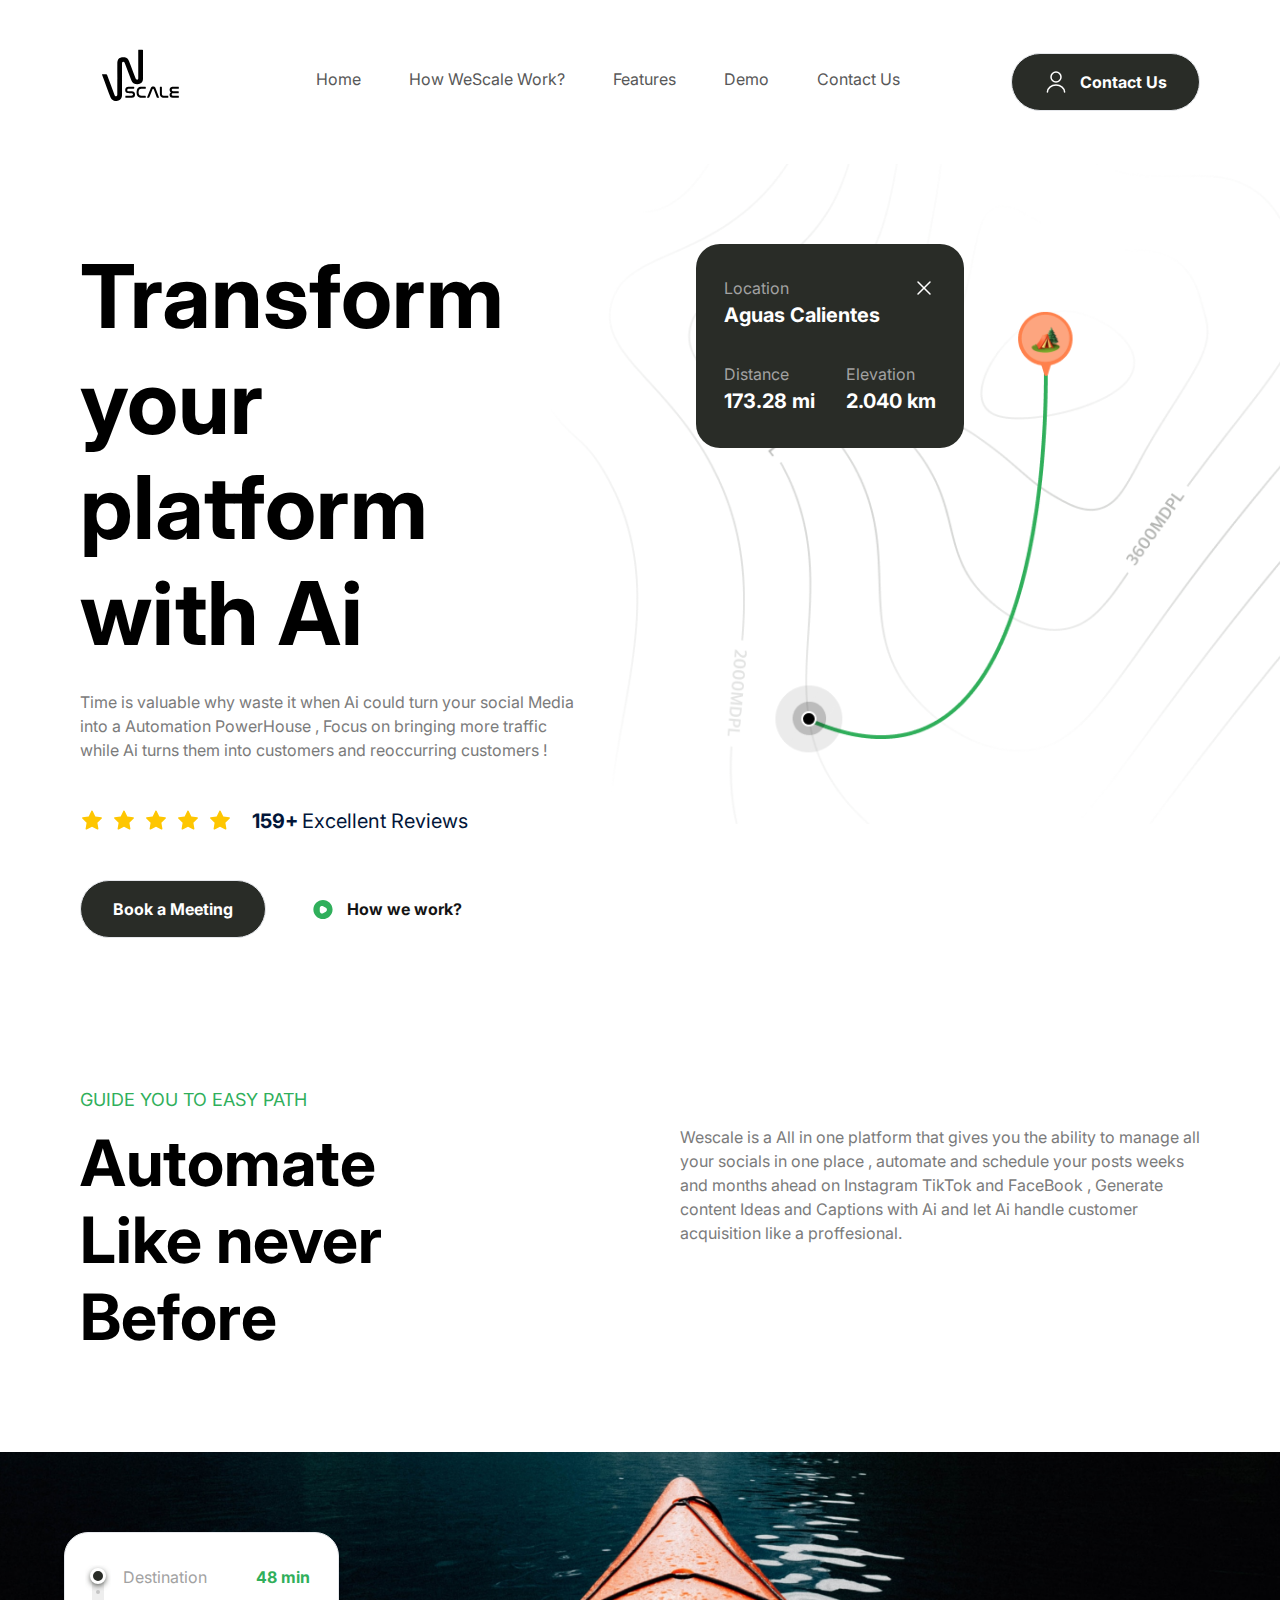
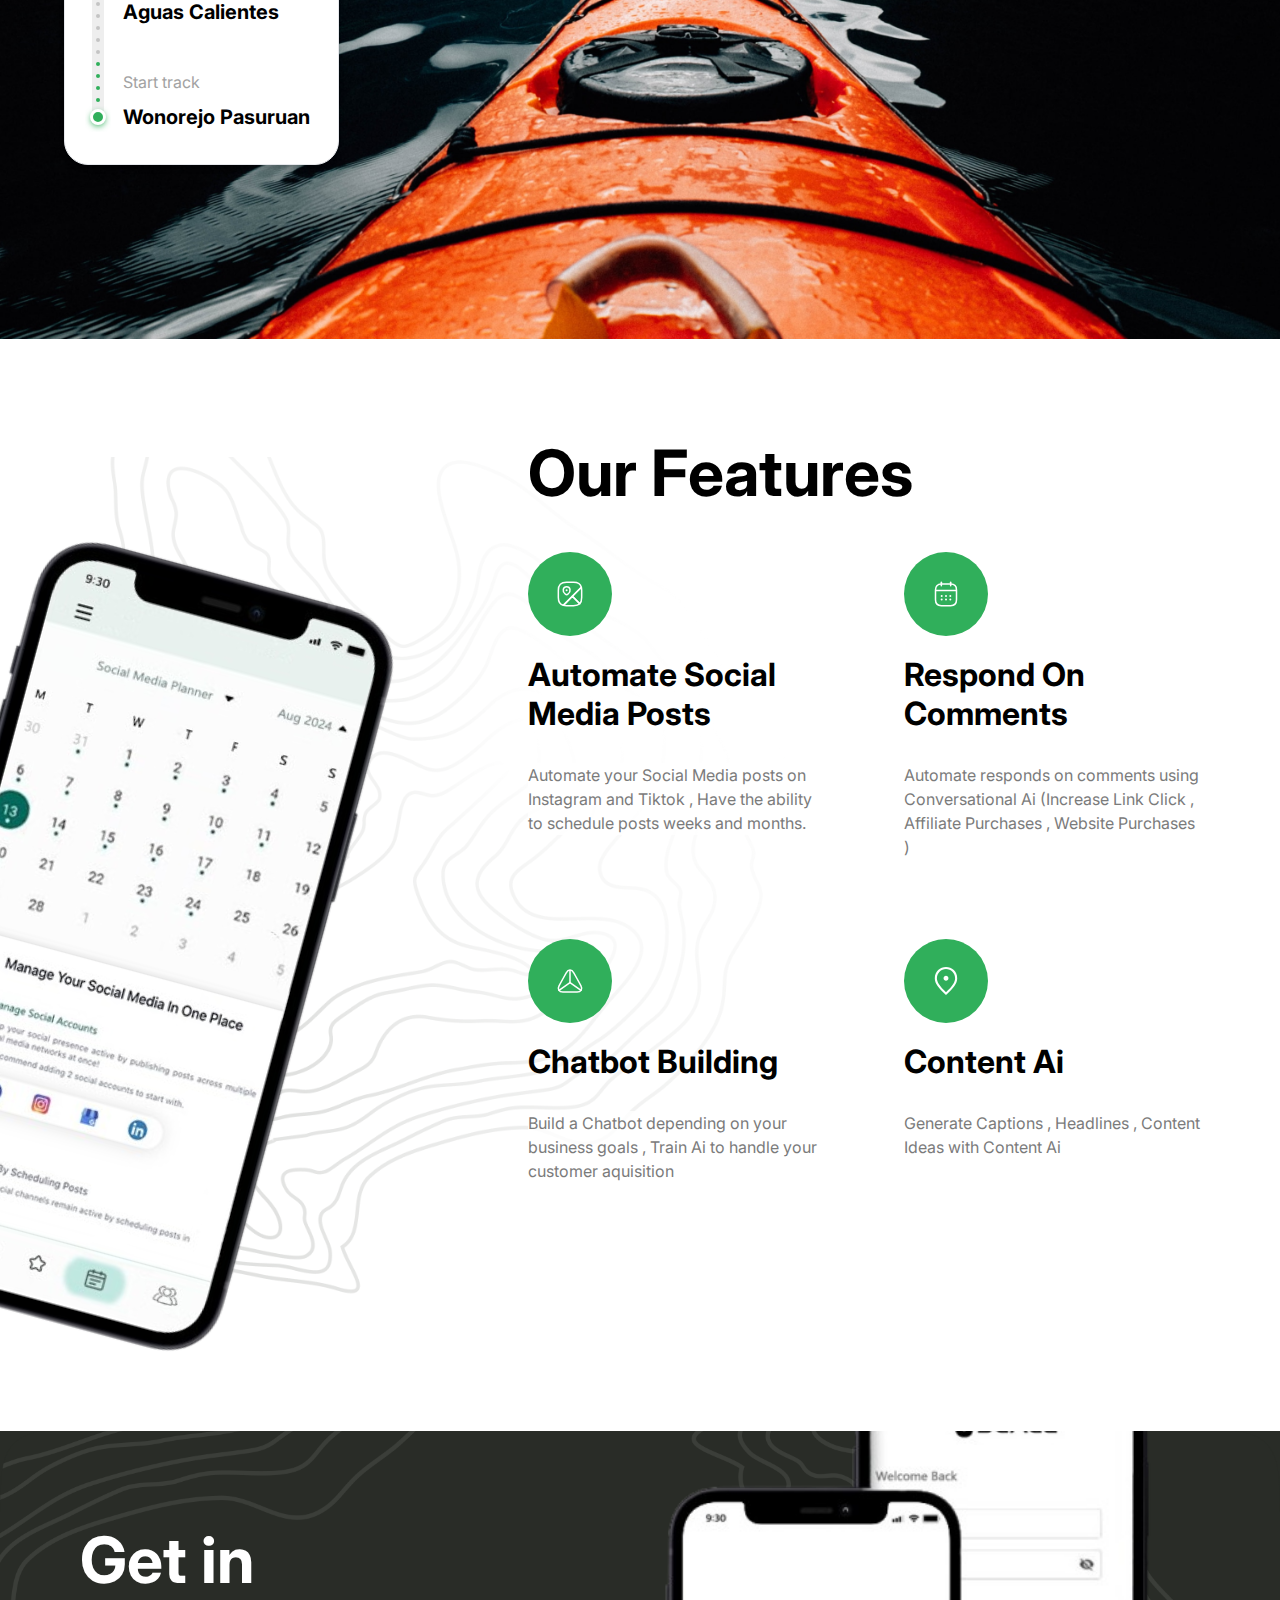
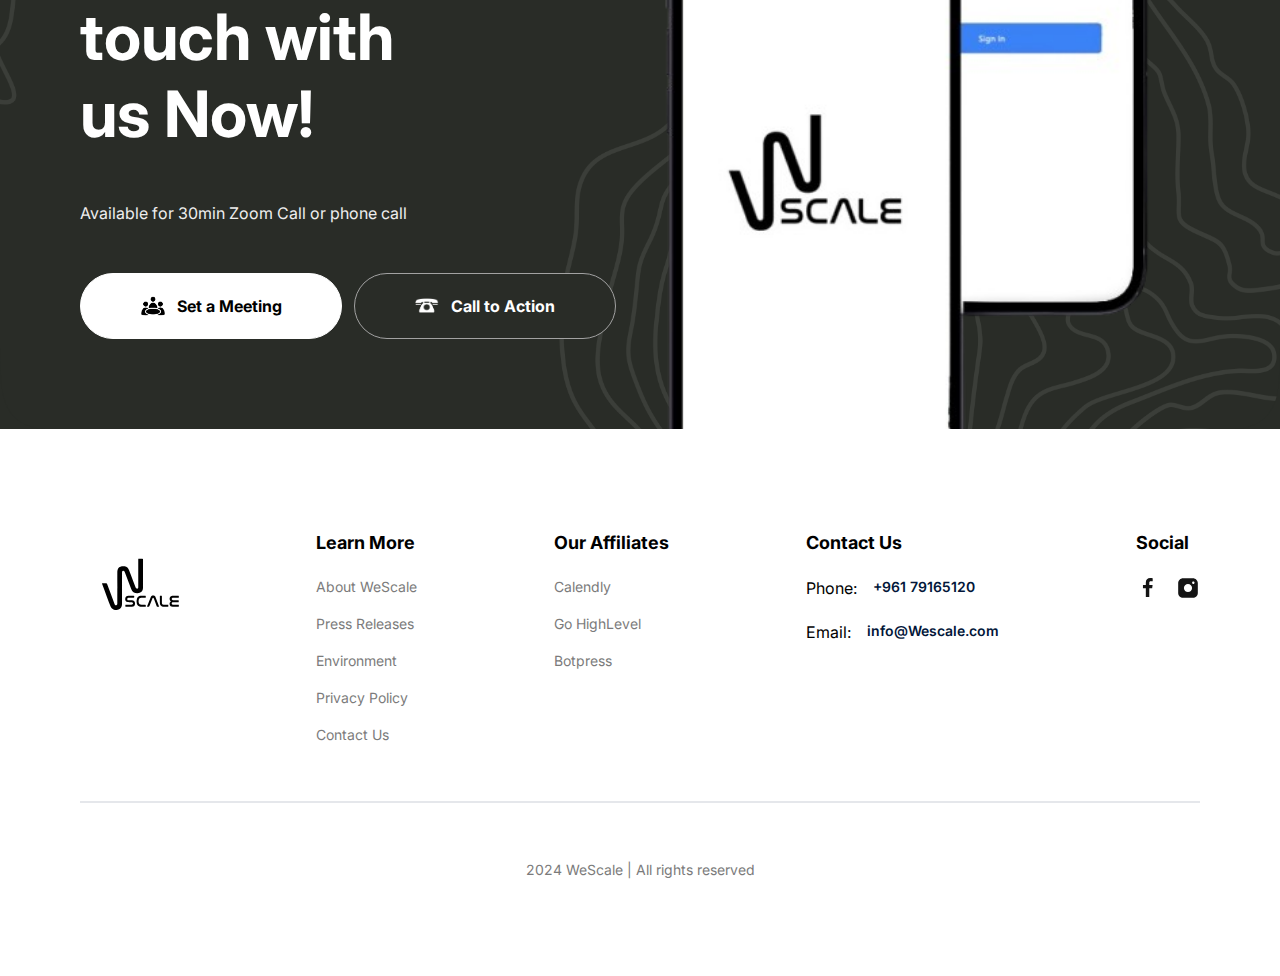
<file: index.html>
<!DOCTYPE html><html lang="en"><head><meta charSet="utf-8"/><meta name="viewport" content="width=device-width, initial-scale=1"/><link rel="preload" as="image" href="/user.svg"/><link rel="preload" as="image" href="/play.svg"/><link rel="preload" as="image" href="/Boat.png"/><link rel="preload" as="image" href="/phone.png"/><link rel="preload" as="image" href="/Apple.png"/><link rel="preload" as="image" href="/Android.png"/><link rel="preload" as="image" href="/Phones.png"/><link rel="stylesheet" href="/_next/static/css/7bb02561b85c93ab.css" data-precedence="next"/><link rel="preload" as="script" fetchPriority="low" href="/_next/static/chunks/webpack-889906d2d9470bce.js"/><script src="/_next/static/chunks/fd9d1056-2821b0f0cabcd8bd.js" async=""></script><script src="/_next/static/chunks/23-abf57663e0491ff6.js" async=""></script><script src="/_next/static/chunks/main-app-01ae31e99e08cd53.js" async=""></script><script src="/_next/static/chunks/173-32f9ff9bdfb525b3.js" async=""></script><script src="/_next/static/chunks/app/page-2ea09bc654a985e9.js" async=""></script><script src="/_next/static/chunks/231-1f0decfec688d2c9.js" async=""></script><script src="/_next/static/chunks/app/layout-0a4aa394df49b4f6.js" async=""></script><title>WeScale</title><meta name="description" content="WeScale | Automate Your Business from A-Z"/><link rel="icon" href="/favicon.ico" type="image/x-icon" sizes="120x120"/><script src="/_next/static/chunks/polyfills-78c92fac7aa8fdd8.js" noModule=""></script></head><body><nav class="flexBetween max-container padding-container relative z-30 py-5"><a href="/"><img alt="logo" loading="lazy" width="124" height="29" decoding="async" data-nimg="1" style="color:transparent" src="/hilink-logo.svg"/></a><ul class="hidden h-full gap-12 lg:flex"><a class="regular-16 text-gray-50 flexCenter cursor-pointer pb-1.5 transition-all hover:font-bold" href="/">Home</a><a class="regular-16 text-gray-50 flexCenter cursor-pointer pb-1.5 transition-all hover:font-bold" href="/">How WeScale Work?</a><a class="regular-16 text-gray-50 flexCenter cursor-pointer pb-1.5 transition-all hover:font-bold" href="/">Features</a><a class="regular-16 text-gray-50 flexCenter cursor-pointer pb-1.5 transition-all hover:font-bold" href="/">Demo</a><a class="regular-16 text-gray-50 flexCenter cursor-pointer pb-1.5 transition-all hover:font-bold" href="/">Contact Us</a></ul><div class="lg:flexCenter hidden"><button class="flexCenter gap-3 rounded-full border btn_dark_green undefined" type="button"><img src="/user.svg" alt="Contact Us" width="24" height="24"/><label class="bold-16 whitespace-nowrap cursor-pointer">Contact Us</label></button></div><img alt="menu" loading="lazy" width="32" height="32" decoding="async" data-nimg="1" class="inline-block cursor-pointer lg:hidden" style="color:transparent" src="menu.svg"/></nav><main class="relative overflow-hidden"><section class="max-container padding-container flex flex-col gap-20 py-10 pb-32 md:gap-28 lg:py-20 xl:flex-row"><div class="hero-map"></div><div class="relative z-20 flex flex-1 flex-col xl:w-1/2"><h1 class="bold-52 lg:bold-88">Transform your platform with Ai</h1><p class="regular-16 mt-6 text-gray-30 xl:max-w-[520px]">Time is valuable why waste it when Ai could turn your social Media into a Automation PowerHouse , Focus on bringing more traffic while Ai turns them into customers and reoccurring customers !</p><div class="my-11 flex flex-wrap gap-5"><div class="flex items-center gap-2"><img alt="star" loading="lazy" width="24" height="24" decoding="async" data-nimg="1" style="color:transparent" src="/star.svg"/><img alt="star" loading="lazy" width="24" height="24" decoding="async" data-nimg="1" style="color:transparent" src="/star.svg"/><img alt="star" loading="lazy" width="24" height="24" decoding="async" data-nimg="1" style="color:transparent" src="/star.svg"/><img alt="star" loading="lazy" width="24" height="24" decoding="async" data-nimg="1" style="color:transparent" src="/star.svg"/><img alt="star" loading="lazy" width="24" height="24" decoding="async" data-nimg="1" style="color:transparent" src="/star.svg"/></div><p class="bold-16 lg:bold-20 text-blue-70">159+<span class="regular-16 lg:regular-20 ml-1">Excellent Reviews</span></p></div><div class="flex flex-col w-full gap-3 sm:flex-row"><button class="flexCenter gap-3 rounded-full border btn_dark_green undefined" type="button"><label class="bold-16 whitespace-nowrap cursor-pointer">Book a Meeting</label></button><button class="flexCenter gap-3 rounded-full border btn_white_text undefined" type="button"><img src="/play.svg" alt="How we work?" width="24" height="24"/><label class="bold-16 whitespace-nowrap cursor-pointer">How we work?</label></button></div></div><div class="relative flex flex-1 items-start"><div class="relative z-20 flex w-[268px] flex-col gap-8 rounded-3xl bg-green-90 px-7 py-8"><div class="flex flex-col"><div class="flexBetween"><p class="regular-16 text-gray-20">Location</p><img alt="close" loading="lazy" width="24" height="24" decoding="async" data-nimg="1" style="color:transparent" src="/close.svg"/></div><p class="bold-20 text-white">Aguas Calientes</p></div><div class="flexBetween"><div class="flex flex-col"><p class="regular-16 block text-gray-20">Distance</p><p class="bold-20 text-white">173.28 mi</p></div><div class="flex flex-col"><p class="regular-16 block text-gray-20">Elevation</p><p class="bold-20 text-white">2.040 km</p></div></div></div></div></section><br/><br/><br/><section class="flexCenter flex-col"><div class="padding-container max-container w-full pb-24"><p class="uppercase regular-18 -mt-1 mb-3 text-green-50">Guide You to Easy Path</p><div class="flex flex-wrap justify-between gap-5 lg:gap-10"><h2 class="bold-40 lg:bold-64 xl:max-w-[400px]">Automate Like never Before</h2><p class="regular-16 text-gray-30 xl:max-w-[520px]">Wescale is a All in one platform that gives you the ability to manage all your socials in one place , automate and schedule your posts weeks and months ahead on Instagram TikTok and FaceBook , Generate content Ideas and Captions with Ai and let Ai handle customer acquisition like a proffesional.</p></div></div><div class="flexCenter max-container relative w-full"><img src="/Boat.png" alt="boat" width="1440" height="580" class="w-full object-cover object-center 2xl:rounded-5xl"/><div class="absolute flex bg-white py-8 pl-5 pr-7 gap-3 rounded-3xl border shadow-md md:left-[5%] lg:top-20"><img alt="meter" loading="lazy" width="16" height="158" decoding="async" data-nimg="1" class="h-full w-auto" style="color:transparent" src="/meter.svg"/><div class="flexBetween flex-col"><div class="flex w-full flex-col"><div class="flexBetween w-full"><p class="regular-16 text-gray-20">Destination</p><p class="bold-16 text-green-50">48 min</p></div><p class="bold-20 mt-2">Aguas Calientes</p></div><div class="flex w-full flex-col"><p class="regular-16 text-gray-20">Start track</p><h4 class="bold-20 mt-2 whitespace-nowrap">Wonorejo Pasuruan</h4></div></div></div></div></section><section class="flex-col flexCenter overflow-hidden bg-feature-bg bg-center bg-no-repeat py-24"><div class="max-container padding-container relative w-full flex justify-end"><div class="flex flex-1 lg:min-h-[900px]"><img src="/phone.png" alt="phone" width="440" height="1000" class="feature-phone"/></div><div class="z-20 flex w-full flex-col lg:w-[60%]"><div class="relative"><h2 class="bold-40 lg:bold-64">Our Features</h2></div><ul class="mt-10 grid gap-10 md:grid-cols-2 lg:mg-20 lg:gap-20"><li class="flex w-full flex-1 flex-col items-start"><div class="rounded-full p-4 lg:p-7 bg-green-50"><img alt="map" loading="lazy" width="28" height="28" decoding="async" data-nimg="1" style="color:transparent" src="/map.svg"/></div><h2 class="bold-20 lg:bold-32 mt-5 capitalize">Automate Social Media Posts</h2><p class="regular-16 mt-5 bg-white/80 text-gray-30 lg:mt-[30px] lg:bg-none">Automate your Social Media posts on Instagram and Tiktok , Have the ability to schedule posts weeks and months.</p></li><li class="flex w-full flex-1 flex-col items-start"><div class="rounded-full p-4 lg:p-7 bg-green-50"><img alt="map" loading="lazy" width="28" height="28" decoding="async" data-nimg="1" style="color:transparent" src="/calendar.svg"/></div><h2 class="bold-20 lg:bold-32 mt-5 capitalize">Respond on Comments</h2><p class="regular-16 mt-5 bg-white/80 text-gray-30 lg:mt-[30px] lg:bg-none">Automate responds on comments using Conversational Ai (Increase Link Click , Affiliate Purchases , Website Purchases )</p></li><li class="flex w-full flex-1 flex-col items-start"><div class="rounded-full p-4 lg:p-7 bg-green-50"><img alt="map" loading="lazy" width="28" height="28" decoding="async" data-nimg="1" style="color:transparent" src="/tech.svg"/></div><h2 class="bold-20 lg:bold-32 mt-5 capitalize">Chatbot Building</h2><p class="regular-16 mt-5 bg-white/80 text-gray-30 lg:mt-[30px] lg:bg-none">Build a Chatbot depending on your business goals , Train Ai to handle your customer aquisition</p></li><li class="flex w-full flex-1 flex-col items-start"><div class="rounded-full p-4 lg:p-7 bg-green-50"><img alt="map" loading="lazy" width="28" height="28" decoding="async" data-nimg="1" style="color:transparent" src="/location.svg"/></div><h2 class="bold-20 lg:bold-32 mt-5 capitalize">Content Ai</h2><p class="regular-16 mt-5 bg-white/80 text-gray-30 lg:mt-[30px] lg:bg-none">Generate Captions , Headlines , Content Ideas with Content Ai</p></li></ul></div></div></section><section class="flexCenter w-full flex-col pb-[100px]"><div class="get-app"><div class="z-20 flex w-full flex-1 flex-col items-start justify-center gap-12"><h2 class="bold-40 lg:bold-64 xl:max-w-[320px]">Get in touch with us Now!</h2><p class="regular-16 text-gray-10">Available for 30min Zoom Call or phone call</p><div class="flex w-full flex-col gap-3 whitespace-nowrap xl:flex-row"><button class="flexCenter gap-3 rounded-full border btn_black w-full" type="button"><img src="/Apple.png" alt="Set a Meeting" width="24" height="24"/><label class="bold-16 whitespace-nowrap cursor-pointer">Set a Meeting</label></button><button class="flexCenter gap-3 rounded-full border btn_dark_green_outline w-full" type="button"><img src="/Android.png" alt="Call to Action" width="24" height="24"/><label class="bold-16 whitespace-nowrap cursor-pointer">Call to Action</label></button></div></div><div class="flex flex-1 items-center justify-end"><img src="/Phones.png" alt="phones" width="550" height="870"/></div></div></section></main><footer class="flexCenter mb-24"><div class="padding-container max-container flex w-full flex-col gap-14"><div class="flex flex-col items-start justify-center gap-[10%] md:flex-row"><a class="mb-10" href="/"><img alt="logo" loading="lazy" width="124" height="29" decoding="async" data-nimg="1" style="color:transparent" src="hilink-logo.svg"/></a><div class="flex flex-wrap gap-10 sm:justify-between md:flex-1"><div class="flex flex-col gap-5"><h4 class="bold-18 whitespace-nowrap">Learn More</h4><ul class="regular-14 flex flex-col gap-4 text-gray-30"><a href="/">About WeScale</a><a href="/">Press Releases</a><a href="/">Environment</a><a href="/">Privacy Policy</a><a href="/">Contact Us</a></ul></div><div class="flex flex-col gap-5"><h4 class="bold-18 whitespace-nowrap">Our Affiliates</h4><ul class="regular-14 flex flex-col gap-4 text-gray-30"><a href="/">Calendly</a><a href="/">Go HighLevel</a><a href="/">Botpress</a></ul></div><div class="flex flex-col gap-5"><div class="flex flex-col gap-5"><h4 class="bold-18 whitespace-nowrap">Contact Us</h4><a class="flex gap-4 md:flex-col lg:flex-row" href="/"><p class="whitespace-nowrap">Phone<!-- -->:</p><p class="medium-14 whitespace-nowrap text-blue-70">+961 79165120</p></a><a class="flex gap-4 md:flex-col lg:flex-row" href="/"><p class="whitespace-nowrap">Email<!-- -->:</p><p class="medium-14 whitespace-nowrap text-blue-70">info@Wescale.com</p></a></div></div><div class="flex flex-col gap-5"><div class="flex flex-col gap-5"><h4 class="bold-18 whitespace-nowrap">Social</h4><ul class="regular-14 flex gap-4 text-gray-30"><a href="/"><img alt="logo" loading="lazy" width="24" height="24" decoding="async" data-nimg="1" style="color:transparent" src="/facebook.svg"/></a><a href="/"><img alt="logo" loading="lazy" width="24" height="24" decoding="async" data-nimg="1" style="color:transparent" src="/instagram.svg"/></a></ul></div></div></div></div><div class="border bg-gray-20"></div><p class="regular-14 w-full text-center text-gray-30">2024 WeScale | All rights reserved</p></div></footer><script src="/_next/static/chunks/webpack-889906d2d9470bce.js" async=""></script><script>(self.__next_f=self.__next_f||[]).push([0]);self.__next_f.push([2,null])</script><script>self.__next_f.push([1,"1:HL[\"/_next/static/css/7bb02561b85c93ab.css\",\"style\"]\n"])</script><script>self.__next_f.push([1,"2:I[5751,[],\"\"]\n4:I[8173,[\"173\",\"static/chunks/173-32f9ff9bdfb525b3.js\",\"931\",\"static/chunks/app/page-2ea09bc654a985e9.js\"],\"Image\"]\n5:I[231,[\"173\",\"static/chunks/173-32f9ff9bdfb525b3.js\",\"231\",\"static/chunks/231-1f0decfec688d2c9.js\",\"185\",\"static/chunks/app/layout-0a4aa394df49b4f6.js\"],\"\"]\n6:I[9275,[],\"\"]\n7:I[1343,[],\"\"]\n9:I[6130,[],\"\"]\na:[]\n"])</script><script>self.__next_f.push([1,"0:[[[\"$\",\"link\",\"0\",{\"rel\":\"stylesheet\",\"href\":\"/_next/static/css/7bb02561b85c93ab.css\",\"precedence\":\"next\",\"crossOrigin\":\"$undefined\"}]],[\"$\",\"$L2\",null,{\"buildId\":\"9B-cUMDceNl7qIZC2ut57\",\"assetPrefix\":\"\",\"initialCanonicalUrl\":\"/\",\"initialTree\":[\"\",{\"children\":[\"__PAGE__\",{}]},\"$undefined\",\"$undefined\",true],\"initialSeedData\":[\"\",{\"children\":[\"__PAGE__\",{},[[\"$L3\",[[\"$\",\"section\",null,{\"className\":\"max-container padding-container flex flex-col gap-20 py-10 pb-32 md:gap-28 lg:py-20 xl:flex-row\",\"children\":[[\"$\",\"div\",null,{\"className\":\"hero-map\"}],[\"$\",\"div\",null,{\"className\":\"relative z-20 flex flex-1 flex-col xl:w-1/2\",\"children\":[[\"$\",\"h1\",null,{\"className\":\"bold-52 lg:bold-88\",\"children\":\"Transform your platform with Ai\"}],[\"$\",\"p\",null,{\"className\":\"regular-16 mt-6 text-gray-30 xl:max-w-[520px]\",\"children\":\"Time is valuable why waste it when Ai could turn your social Media into a Automation PowerHouse , Focus on bringing more traffic while Ai turns them into customers and reoccurring customers !\"}],[\"$\",\"div\",null,{\"className\":\"my-11 flex flex-wrap gap-5\",\"children\":[[\"$\",\"div\",null,{\"className\":\"flex items-center gap-2\",\"children\":[[\"$\",\"$L4\",\"0\",{\"src\":\"/star.svg\",\"alt\":\"star\",\"width\":24,\"height\":24}],[\"$\",\"$L4\",\"1\",{\"src\":\"/star.svg\",\"alt\":\"star\",\"width\":24,\"height\":24}],[\"$\",\"$L4\",\"2\",{\"src\":\"/star.svg\",\"alt\":\"star\",\"width\":24,\"height\":24}],[\"$\",\"$L4\",\"3\",{\"src\":\"/star.svg\",\"alt\":\"star\",\"width\":24,\"height\":24}],[\"$\",\"$L4\",\"4\",{\"src\":\"/star.svg\",\"alt\":\"star\",\"width\":24,\"height\":24}]]}],[\"$\",\"p\",null,{\"className\":\"bold-16 lg:bold-20 text-blue-70\",\"children\":[\"159+\",[\"$\",\"span\",null,{\"className\":\"regular-16 lg:regular-20 ml-1\",\"children\":\"Excellent Reviews\"}]]}]]}],[\"$\",\"div\",null,{\"className\":\"flex flex-col w-full gap-3 sm:flex-row\",\"children\":[[\"$\",\"button\",null,{\"className\":\"flexCenter gap-3 rounded-full border btn_dark_green undefined\",\"type\":\"button\",\"children\":[\"$undefined\",[\"$\",\"label\",null,{\"className\":\"bold-16 whitespace-nowrap cursor-pointer\",\"children\":\"Book a Meeting\"}]]}],[\"$\",\"button\",null,{\"className\":\"flexCenter gap-3 rounded-full border btn_white_text undefined\",\"type\":\"button\",\"children\":[[\"$\",\"img\",null,{\"src\":\"/play.svg\",\"alt\":\"How we work?\",\"width\":24,\"height\":24}],[\"$\",\"label\",null,{\"className\":\"bold-16 whitespace-nowrap cursor-pointer\",\"children\":\"How we work?\"}]]}]]}]]}],[\"$\",\"div\",null,{\"className\":\"relative flex flex-1 items-start\",\"children\":[\"$\",\"div\",null,{\"className\":\"relative z-20 flex w-[268px] flex-col gap-8 rounded-3xl bg-green-90 px-7 py-8\",\"children\":[[\"$\",\"div\",null,{\"className\":\"flex flex-col\",\"children\":[[\"$\",\"div\",null,{\"className\":\"flexBetween\",\"children\":[[\"$\",\"p\",null,{\"className\":\"regular-16 text-gray-20\",\"children\":\"Location\"}],[\"$\",\"$L4\",null,{\"src\":\"/close.svg\",\"alt\":\"close\",\"width\":24,\"height\":24}]]}],[\"$\",\"p\",null,{\"className\":\"bold-20 text-white\",\"children\":\"Aguas Calientes\"}]]}],[\"$\",\"div\",null,{\"className\":\"flexBetween\",\"children\":[[\"$\",\"div\",null,{\"className\":\"flex flex-col\",\"children\":[[\"$\",\"p\",null,{\"className\":\"regular-16 block text-gray-20\",\"children\":\"Distance\"}],[\"$\",\"p\",null,{\"className\":\"bold-20 text-white\",\"children\":\"173.28 mi\"}]]}],[\"$\",\"div\",null,{\"className\":\"flex flex-col\",\"children\":[[\"$\",\"p\",null,{\"className\":\"regular-16 block text-gray-20\",\"children\":\"Elevation\"}],[\"$\",\"p\",null,{\"className\":\"bold-20 text-white\",\"children\":\"2.040 km\"}]]}]]}]]}]}]]}],[\"$\",\"br\",null,{}],[\"$\",\"br\",null,{}],[\"$\",\"br\",null,{}],[\"$\",\"section\",null,{\"className\":\"flexCenter flex-col\",\"children\":[[\"$\",\"div\",null,{\"className\":\"padding-container max-container w-full pb-24\",\"children\":[[\"$\",\"p\",null,{\"className\":\"uppercase regular-18 -mt-1 mb-3 text-green-50\",\"children\":\"Guide You to Easy Path\"}],[\"$\",\"div\",null,{\"className\":\"flex flex-wrap justify-between gap-5 lg:gap-10\",\"children\":[[\"$\",\"h2\",null,{\"className\":\"bold-40 lg:bold-64 xl:max-w-[400px]\",\"children\":\"Automate Like never Before\"}],[\"$\",\"p\",null,{\"className\":\"regular-16 text-gray-30 xl:max-w-[520px]\",\"children\":\"Wescale is a All in one platform that gives you the ability to manage all your socials in one place , automate and schedule your posts weeks and months ahead on Instagram TikTok and FaceBook , Generate content Ideas and Captions with Ai and let Ai handle customer acquisition like a proffesional.\"}]]}]]}],[\"$\",\"div\",null,{\"className\":\"flexCenter max-container relative w-full\",\"children\":[[\"$\",\"img\",null,{\"src\":\"/Boat.png\",\"alt\":\"boat\",\"width\":1440,\"height\":580,\"className\":\"w-full object-cover object-center 2xl:rounded-5xl\"}],[\"$\",\"div\",null,{\"className\":\"absolute flex bg-white py-8 pl-5 pr-7 gap-3 rounded-3xl border shadow-md md:left-[5%] lg:top-20\",\"children\":[[\"$\",\"$L4\",null,{\"src\":\"/meter.svg\",\"alt\":\"meter\",\"width\":16,\"height\":158,\"className\":\"h-full w-auto\"}],[\"$\",\"div\",null,{\"className\":\"flexBetween flex-col\",\"children\":[[\"$\",\"div\",null,{\"className\":\"flex w-full flex-col\",\"children\":[[\"$\",\"div\",null,{\"className\":\"flexBetween w-full\",\"children\":[[\"$\",\"p\",null,{\"className\":\"regular-16 text-gray-20\",\"children\":\"Destination\"}],[\"$\",\"p\",null,{\"className\":\"bold-16 text-green-50\",\"children\":\"48 min\"}]]}],[\"$\",\"p\",null,{\"className\":\"bold-20 mt-2\",\"children\":\"Aguas Calientes\"}]]}],[\"$\",\"div\",null,{\"className\":\"flex w-full flex-col\",\"children\":[[\"$\",\"p\",null,{\"className\":\"regular-16 text-gray-20\",\"children\":\"Start track\"}],[\"$\",\"h4\",null,{\"className\":\"bold-20 mt-2 whitespace-nowrap\",\"children\":\"Wonorejo Pasuruan\"}]]}]]}]]}]]}]]}],[\"$\",\"section\",null,{\"className\":\"flex-col flexCenter overflow-hidden bg-feature-bg bg-center bg-no-repeat py-24\",\"children\":[\"$\",\"div\",null,{\"className\":\"max-container padding-container relative w-full flex justify-end\",\"children\":[[\"$\",\"div\",null,{\"className\":\"flex flex-1 lg:min-h-[900px]\",\"children\":[\"$\",\"img\",null,{\"src\":\"/phone.png\",\"alt\":\"phone\",\"width\":440,\"height\":1000,\"className\":\"feature-phone\"}]}],[\"$\",\"div\",null,{\"className\":\"z-20 flex w-full flex-col lg:w-[60%]\",\"children\":[[\"$\",\"div\",null,{\"className\":\"relative\",\"children\":[\"$\",\"h2\",null,{\"className\":\"bold-40 lg:bold-64\",\"children\":\"Our Features\"}]}],[\"$\",\"ul\",null,{\"className\":\"mt-10 grid gap-10 md:grid-cols-2 lg:mg-20 lg:gap-20\",\"children\":[[\"$\",\"li\",null,{\"className\":\"flex w-full flex-1 flex-col items-start\",\"children\":[[\"$\",\"div\",null,{\"className\":\"rounded-full p-4 lg:p-7 bg-green-50\",\"children\":[\"$\",\"$L4\",null,{\"src\":\"/map.svg\",\"alt\":\"map\",\"width\":28,\"height\":28}]}],[\"$\",\"h2\",null,{\"className\":\"bold-20 lg:bold-32 mt-5 capitalize\",\"children\":\"Automate Social Media Posts\"}],[\"$\",\"p\",null,{\"className\":\"regular-16 mt-5 bg-white/80 text-gray-30 lg:mt-[30px] lg:bg-none\",\"children\":\"Automate your Social Media posts on Instagram and Tiktok , Have the ability to schedule posts weeks and months.\"}]]}],[\"$\",\"li\",null,{\"className\":\"flex w-full flex-1 flex-col items-start\",\"children\":[[\"$\",\"div\",null,{\"className\":\"rounded-full p-4 lg:p-7 bg-green-50\",\"children\":[\"$\",\"$L4\",null,{\"src\":\"/calendar.svg\",\"alt\":\"map\",\"width\":28,\"height\":28}]}],[\"$\",\"h2\",null,{\"className\":\"bold-20 lg:bold-32 mt-5 capitalize\",\"children\":\"Respond on Comments\"}],[\"$\",\"p\",null,{\"className\":\"regular-16 mt-5 bg-white/80 text-gray-30 lg:mt-[30px] lg:bg-none\",\"children\":\"Automate responds on comments using Conversational Ai (Increase Link Click , Affiliate Purchases , Website Purchases )\"}]]}],[\"$\",\"li\",null,{\"className\":\"flex w-full flex-1 flex-col items-start\",\"children\":[[\"$\",\"div\",null,{\"className\":\"rounded-full p-4 lg:p-7 bg-green-50\",\"children\":[\"$\",\"$L4\",null,{\"src\":\"/tech.svg\",\"alt\":\"map\",\"width\":28,\"height\":28}]}],[\"$\",\"h2\",null,{\"className\":\"bold-20 lg:bold-32 mt-5 capitalize\",\"children\":\"Chatbot Building\"}],[\"$\",\"p\",null,{\"className\":\"regular-16 mt-5 bg-white/80 text-gray-30 lg:mt-[30px] lg:bg-none\",\"children\":\"Build a Chatbot depending on your business goals , Train Ai to handle your customer aquisition\"}]]}],[\"$\",\"li\",null,{\"className\":\"flex w-full flex-1 flex-col items-start\",\"children\":[[\"$\",\"div\",null,{\"className\":\"rounded-full p-4 lg:p-7 bg-green-50\",\"children\":[\"$\",\"$L4\",null,{\"src\":\"/location.svg\",\"alt\":\"map\",\"width\":28,\"height\":28}]}],[\"$\",\"h2\",null,{\"className\":\"bold-20 lg:bold-32 mt-5 capitalize\",\"children\":\"Content Ai\"}],[\"$\",\"p\",null,{\"className\":\"regular-16 mt-5 bg-white/80 text-gray-30 lg:mt-[30px] lg:bg-none\",\"children\":\"Generate Captions , Headlines , Content Ideas with Content Ai\"}]]}]]}]]}]]}]}],[\"$\",\"section\",null,{\"className\":\"flexCenter w-full flex-col pb-[100px]\",\"children\":[\"$\",\"div\",null,{\"className\":\"get-app\",\"children\":[[\"$\",\"div\",null,{\"className\":\"z-20 flex w-full flex-1 flex-col items-start justify-center gap-12\",\"children\":[[\"$\",\"h2\",null,{\"className\":\"bold-40 lg:bold-64 xl:max-w-[320px]\",\"children\":\"Get in touch with us Now!\"}],[\"$\",\"p\",null,{\"className\":\"regular-16 text-gray-10\",\"children\":\"Available for 30min Zoom Call or phone call\"}],[\"$\",\"div\",null,{\"className\":\"flex w-full flex-col gap-3 whitespace-nowrap xl:flex-row\",\"children\":[[\"$\",\"button\",null,{\"className\":\"flexCenter gap-3 rounded-full border btn_black w-full\",\"type\":\"button\",\"children\":[[\"$\",\"img\",null,{\"src\":\"/Apple.png\",\"alt\":\"Set a Meeting\",\"width\":24,\"height\":24}],[\"$\",\"label\",null,{\"className\":\"bold-16 whitespace-nowrap cursor-pointer\",\"children\":\"Set a Meeting\"}]]}],[\"$\",\"button\",null,{\"className\":\"flexCenter gap-3 rounded-full border btn_dark_green_outline w-full\",\"type\":\"button\",\"children\":[[\"$\",\"img\",null,{\"src\":\"/Android.png\",\"alt\":\"Call to Action\",\"width\":24,\"height\":24}],[\"$\",\"label\",null,{\"className\":\"bold-16 whitespace-nowrap cursor-pointer\",\"children\":\"Call to Action\"}]]}]]}]]}],[\"$\",\"div\",null,{\"className\":\"flex flex-1 items-center justify-end\",\"children\":[\"$\",\"img\",null,{\"src\":\"/Phones.png\",\"alt\":\"phones\",\"width\":550,\"height\":870}]}]]}]}]]],null],null]},[[\"$\",\"html\",null,{\"lang\":\"en\",\"children\":[\"$\",\"body\",null,{\"children\":[[\"$\",\"nav\",null,{\"className\":\"flexBetween max-container padding-container relative z-30 py-5\",\"children\":[[\"$\",\"$L5\",null,{\"href\":\"/\",\"children\":[\"$\",\"$L4\",null,{\"src\":\"/hilink-logo.svg\",\"alt\":\"logo\",\"width\":124,\"height\":29}]}],[\"$\",\"ul\",null,{\"className\":\"hidden h-full gap-12 lg:flex\",\"children\":[[\"$\",\"$L5\",\"home\",{\"href\":\"/\",\"className\":\"regular-16 text-gray-50 flexCenter cursor-pointer pb-1.5 transition-all hover:font-bold\",\"children\":\"Home\"}],[\"$\",\"$L5\",\"how_hilink_work\",{\"href\":\"/\",\"className\":\"regular-16 text-gray-50 flexCenter cursor-pointer pb-1.5 transition-all hover:font-bold\",\"children\":\"How WeScale Work?\"}],[\"$\",\"$L5\",\"services\",{\"href\":\"/\",\"className\":\"regular-16 text-gray-50 flexCenter cursor-pointer pb-1.5 transition-all hover:font-bold\",\"children\":\"Features\"}],[\"$\",\"$L5\",\"pricing \",{\"href\":\"/\",\"className\":\"regular-16 text-gray-50 flexCenter cursor-pointer pb-1.5 transition-all hover:font-bold\",\"children\":\"Demo\"}],[\"$\",\"$L5\",\"contact_us\",{\"href\":\"/\",\"className\":\"regular-16 text-gray-50 flexCenter cursor-pointer pb-1.5 transition-all hover:font-bold\",\"children\":\"Contact Us\"}]]}],[\"$\",\"div\",null,{\"className\":\"lg:flexCenter hidden\",\"children\":[\"$\",\"button\",null,{\"className\":\"flexCenter gap-3 rounded-full border btn_dark_green undefined\",\"type\":\"button\",\"children\":[[\"$\",\"img\",null,{\"src\":\"/user.svg\",\"alt\":\"Contact Us\",\"width\":24,\"height\":24}],[\"$\",\"label\",null,{\"className\":\"bold-16 whitespace-nowrap cursor-pointer\",\"children\":\"Contact Us\"}]]}]}],[\"$\",\"$L4\",null,{\"src\":\"menu.svg\",\"alt\":\"menu\",\"width\":32,\"height\":32,\"className\":\"inline-block cursor-pointer lg:hidden\"}]]}],[\"$\",\"main\",null,{\"className\":\"relative overflow-hidden\",\"children\":[\"$\",\"$L6\",null,{\"parallelRouterKey\":\"children\",\"segmentPath\":[\"children\"],\"error\":\"$undefined\",\"errorStyles\":\"$undefined\",\"errorScripts\":\"$undefined\",\"template\":[\"$\",\"$L7\",null,{}],\"templateStyles\":\"$undefined\",\"templateScripts\":\"$undefined\",\"notFound\":[[\"$\",\"title\",null,{\"children\":\"404: This page could not be found.\"}],[\"$\",\"div\",null,{\"style\":{\"fontFamily\":\"system-ui,\\\"Segoe UI\\\",Roboto,Helvetica,Arial,sans-serif,\\\"Apple Color Emoji\\\",\\\"Segoe UI Emoji\\\"\",\"height\":\"100vh\",\"textAlign\":\"center\",\"display\":\"flex\",\"flexDirection\":\"column\",\"alignItems\":\"center\",\"justifyContent\":\"center\"},\"children\":[\"$\",\"div\",null,{\"children\":[[\"$\",\"style\",null,{\"dangerouslySetInnerHTML\":{\"__html\":\"body{color:#000;background:#fff;margin:0}.next-error-h1{border-right:1px solid rgba(0,0,0,.3)}@media (prefers-color-scheme:dark){body{color:#fff;background:#000}.next-error-h1{border-right:1px solid rgba(255,255,255,.3)}}\"}}],[\"$\",\"h1\",null,{\"className\":\"next-error-h1\",\"style\":{\"display\":\"inline-block\",\"margin\":\"0 20px 0 0\",\"padding\":\"0 23px 0 0\",\"fontSize\":24,\"fontWeight\":500,\"verticalAlign\":\"top\",\"lineHeight\":\"49px\"},\"children\":\"404\"}],[\"$\",\"div\",null,{\"style\":{\"display\":\"inline-block\"},\"children\":[\"$\",\"h2\",null,{\"style\":{\"fontSize\":14,\"fontWeight\":400,\"lineHeight\":\"49px\",\"margin\":0},\"children\":\"This page could not be found.\"}]}]]}]}]],\"notFoundStyles\":[],\"styles\":null}]}],[\"$\",\"footer\",null,{\"className\":\"flexCenter mb-24\",\"children\":[\"$\",\"div\",null,{\"className\":\"padding-container max-container flex w-full flex-col gap-14\",\"children\":[[\"$\",\"div\",null,{\"className\":\"flex flex-col items-start justify-center gap-[10%] md:flex-row\",\"children\":[[\"$\",\"$L5\",null,{\"href\":\"/\",\"className\":\"mb-10\",\"children\":[\"$\",\"$L4\",null,{\"src\":\"hilink-logo.svg\",\"alt\":\"logo\",\"width\":124,\"height\":29}]}],[\"$\",\"div\",null,{\"className\":\"flex flex-wrap gap-10 sm:justify-between md:flex-1\",\"children\":[[[\"$\",\"div\",null,{\"className\":\"flex flex-col gap-5\",\"children\":[[\"$\",\"h4\",null,{\"className\":\"bold-18 whitespace-nowrap\",\"children\":\"Learn More\"}],[\"$\",\"ul\",null,{\"className\":\"regular-14 flex flex-col gap-4 text-gray-30\",\"children\":[[\"$\",\"$L5\",\"About WeScale\",{\"href\":\"/\",\"children\":\"About WeScale\"}],[\"$\",\"$L5\",\"Press Releases\",{\"href\":\"/\",\"children\":\"Press Releases\"}],[\"$\",\"$L5\",\"Environment\",{\"href\":\"/\",\"children\":\"Environment\"}],[\"$\",\"$L5\",\"Privacy Policy\",{\"href\":\"/\",\"children\":\"Privacy Policy\"}],[\"$\",\"$L5\",\"Contact Us\",{\"href\":\"/\",\"children\":\"Contact Us\"}]]}]]}],[\"$\",\"div\",null,{\"className\":\"flex flex-col gap-5\",\"children\":[[\"$\",\"h4\",null,{\"className\":\"bold-18 whitespace-nowrap\",\"children\":\"Our Affiliates\"}],[\"$\",\"ul\",null,{\"className\":\"regular-14 flex flex-col gap-4 text-gray-30\",\"children\":[[\"$\",\"$L5\",\"Calendly\",{\"href\":\"/\",\"children\":\"Calendly\"}],[\"$\",\"$L5\",\"Go HighLevel\",{\"href\":\"/\",\"children\":\"Go HighLevel\"}],[\"$\",\"$L5\",\"Botpress\",{\"href\":\"/\",\"children\":\"Botpress\"}]]}]]}]],[\"$\",\"div\",null,{\"className\":\"flex flex-col gap-5\",\"children\":[\"$\",\"div\",null,{\"className\":\"flex flex-col gap-5\",\"children\":[[\"$\",\"h4\",null,{\"className\":\"bold-18 whitespace-nowrap\",\"children\":\"Contact Us\"}],[[\"$\",\"$L5\",\"Phone\",{\"href\":\"/\",\"className\":\"flex gap-4 md:flex-col lg:flex-row\",\"children\":[[\"$\",\"p\",null,{\"className\":\"whitespace-nowrap\",\"children\":[\"Phone\",\":\"]}],[\"$\",\"p\",null,{\"className\":\"medium-14 whitespace-nowrap text-blue-70\",\"children\":\"+961 79165120\"}]]}],[\"$\",\"$L5\",\"Email\",{\"href\":\"/\",\"className\":\"flex gap-4 md:flex-col lg:flex-row\",\"children\":[[\"$\",\"p\",null,{\"className\":\"whitespace-nowrap\",\"children\":[\"Email\",\":\"]}],[\"$\",\"p\",null,{\"className\":\"medium-14 whitespace-nowrap text-blue-70\",\"children\":\"info@Wescale.com\"}]]}]]]}]}],[\"$\",\"div\",null,{\"className\":\"flex flex-col gap-5\",\"children\":[\"$\",\"div\",null,{\"className\":\"flex flex-col gap-5\",\"children\":[[\"$\",\"h4\",null,{\"className\":\"bold-18 whitespace-nowrap\",\"children\":\"Social\"}],[\"$\",\"ul\",null,{\"className\":\"regular-14 flex gap-4 text-gray-30\",\"children\":[[\"$\",\"$L5\",\"/facebook.svg\",{\"href\":\"/\",\"children\":[\"$\",\"$L4\",null,{\"src\":\"/facebook.svg\",\"alt\":\"logo\",\"width\":24,\"height\":24}]}],[\"$\",\"$L5\",\"/instagram.svg\",{\"href\":\"/\",\"children\":[\"$\",\"$L4\",null,{\"src\":\"/instagram.svg\",\"alt\":\"logo\",\"width\":24,\"height\":24}]}]]}]]}]}]]}]]}],[\"$\",\"div\",null,{\"className\":\"border bg-gray-20\"}],[\"$\",\"p\",null,{\"className\":\"regular-14 w-full text-center text-gray-30\",\"children\":\"2024 WeScale | All rights reserved\"}]]}]}]]}]}],null],null],\"couldBeIntercepted\":false,\"initialHead\":[null,\"$L8\"],\"globalErrorComponent\":\"$9\",\"missingSlots\":\"$Wa\"}]]\n"])</script><script>self.__next_f.push([1,"8:[[\"$\",\"meta\",\"0\",{\"name\":\"viewport\",\"content\":\"width=device-width, initial-scale=1\"}],[\"$\",\"meta\",\"1\",{\"charSet\":\"utf-8\"}],[\"$\",\"title\",\"2\",{\"children\":\"WeScale\"}],[\"$\",\"meta\",\"3\",{\"name\":\"description\",\"content\":\"WeScale | Automate Your Business from A-Z\"}],[\"$\",\"link\",\"4\",{\"rel\":\"icon\",\"href\":\"/favicon.ico\",\"type\":\"image/x-icon\",\"sizes\":\"120x120\"}]]\n3:null\n"])</script></body></html>
</file>
<file: _next/static/css/7bb02561b85c93ab.css>
@import url("https://fonts.googleapis.com/css2?family=Inter:wght@400;500;600;700;800&display=swap");

/*
! tailwindcss v3.3.3 | MIT License | https://tailwindcss.com
*/*,:after,:before{box-sizing:border-box;border:0 solid #e5e7eb}:after,:before{--tw-content:""}html{line-height:1.5;-webkit-text-size-adjust:100%;-moz-tab-size:4;-o-tab-size:4;tab-size:4;font-family:ui-sans-serif,system-ui,-apple-system,BlinkMacSystemFont,Segoe UI,Roboto,Helvetica Neue,Arial,Noto Sans,sans-serif,Apple Color Emoji,Segoe UI Emoji,Segoe UI Symbol,Noto Color Emoji;font-feature-settings:normal;font-variation-settings:normal}body{margin:0;line-height:inherit}hr{height:0;color:inherit;border-top-width:1px}abbr:where([title]){-webkit-text-decoration:underline dotted;text-decoration:underline dotted}h1,h2,h3,h4,h5,h6{font-size:inherit;font-weight:inherit}a{color:inherit;text-decoration:inherit}b,strong{font-weight:bolder}code,kbd,pre,samp{font-family:ui-monospace,SFMono-Regular,Menlo,Monaco,Consolas,Liberation Mono,Courier New,monospace;font-size:1em}small{font-size:80%}sub,sup{font-size:75%;line-height:0;position:relative;vertical-align:baseline}sub{bottom:-.25em}sup{top:-.5em}table{text-indent:0;border-color:inherit;border-collapse:collapse}button,input,optgroup,select,textarea{font-family:inherit;font-feature-settings:inherit;font-variation-settings:inherit;font-size:100%;font-weight:inherit;line-height:inherit;color:inherit;margin:0;padding:0}button,select{text-transform:none}[type=button],[type=reset],[type=submit],button{-webkit-appearance:button;background-color:transparent;background-image:none}:-moz-focusring{outline:auto}:-moz-ui-invalid{box-shadow:none}progress{vertical-align:baseline}::-webkit-inner-spin-button,::-webkit-outer-spin-button{height:auto}[type=search]{-webkit-appearance:textfield;outline-offset:-2px}::-webkit-search-decoration{-webkit-appearance:none}::-webkit-file-upload-button{-webkit-appearance:button;font:inherit}summary{display:list-item}blockquote,dd,dl,figure,h1,h2,h3,h4,h5,h6,hr,p,pre{margin:0}fieldset{margin:0}fieldset,legend{padding:0}menu,ol,ul{list-style:none;margin:0;padding:0}dialog{padding:0}textarea{resize:vertical}input::-moz-placeholder,textarea::-moz-placeholder{opacity:1;color:#9ca3af}input::placeholder,textarea::placeholder{opacity:1;color:#9ca3af}[role=button],button{cursor:pointer}:disabled{cursor:default}audio,canvas,embed,iframe,img,object,svg,video{display:block;vertical-align:middle}img,video{max-width:100%;height:auto}[hidden]{display:none}*,:after,:before{--tw-border-spacing-x:0;--tw-border-spacing-y:0;--tw-translate-x:0;--tw-translate-y:0;--tw-rotate:0;--tw-skew-x:0;--tw-skew-y:0;--tw-scale-x:1;--tw-scale-y:1;--tw-pan-x: ;--tw-pan-y: ;--tw-pinch-zoom: ;--tw-scroll-snap-strictness:proximity;--tw-gradient-from-position: ;--tw-gradient-via-position: ;--tw-gradient-to-position: ;--tw-ordinal: ;--tw-slashed-zero: ;--tw-numeric-figure: ;--tw-numeric-spacing: ;--tw-numeric-fraction: ;--tw-ring-inset: ;--tw-ring-offset-width:0px;--tw-ring-offset-color:#fff;--tw-ring-color:rgba(59,130,246,.5);--tw-ring-offset-shadow:0 0 #0000;--tw-ring-shadow:0 0 #0000;--tw-shadow:0 0 #0000;--tw-shadow-colored:0 0 #0000;--tw-blur: ;--tw-brightness: ;--tw-contrast: ;--tw-grayscale: ;--tw-hue-rotate: ;--tw-invert: ;--tw-saturate: ;--tw-sepia: ;--tw-drop-shadow: ;--tw-backdrop-blur: ;--tw-backdrop-brightness: ;--tw-backdrop-contrast: ;--tw-backdrop-grayscale: ;--tw-backdrop-hue-rotate: ;--tw-backdrop-invert: ;--tw-backdrop-opacity: ;--tw-backdrop-saturate: ;--tw-backdrop-sepia: }::backdrop{--tw-border-spacing-x:0;--tw-border-spacing-y:0;--tw-translate-x:0;--tw-translate-y:0;--tw-rotate:0;--tw-skew-x:0;--tw-skew-y:0;--tw-scale-x:1;--tw-scale-y:1;--tw-pan-x: ;--tw-pan-y: ;--tw-pinch-zoom: ;--tw-scroll-snap-strictness:proximity;--tw-gradient-from-position: ;--tw-gradient-via-position: ;--tw-gradient-to-position: ;--tw-ordinal: ;--tw-slashed-zero: ;--tw-numeric-figure: ;--tw-numeric-spacing: ;--tw-numeric-fraction: ;--tw-ring-inset: ;--tw-ring-offset-width:0px;--tw-ring-offset-color:#fff;--tw-ring-color:rgba(59,130,246,.5);--tw-ring-offset-shadow:0 0 #0000;--tw-ring-shadow:0 0 #0000;--tw-shadow:0 0 #0000;--tw-shadow-colored:0 0 #0000;--tw-blur: ;--tw-brightness: ;--tw-contrast: ;--tw-grayscale: ;--tw-hue-rotate: ;--tw-invert: ;--tw-saturate: ;--tw-sepia: ;--tw-drop-shadow: ;--tw-backdrop-blur: ;--tw-backdrop-brightness: ;--tw-backdrop-contrast: ;--tw-backdrop-grayscale: ;--tw-backdrop-hue-rotate: ;--tw-backdrop-invert: ;--tw-backdrop-opacity: ;--tw-backdrop-saturate: ;--tw-backdrop-sepia: }.absolute{position:absolute}.relative{position:relative}.z-20{z-index:20}.z-30{z-index:30}.my-11{margin-top:2.75rem;margin-bottom:2.75rem}.-mt-1{margin-top:-.25rem}.mb-10{margin-bottom:2.5rem}.mb-24{margin-bottom:6rem}.mb-3{margin-bottom:.75rem}.ml-1{margin-left:.25rem}.mt-10{margin-top:2.5rem}.mt-2{margin-top:.5rem}.mt-5{margin-top:1.25rem}.mt-6{margin-top:1.5rem}.block{display:block}.inline-block{display:inline-block}.flex{display:flex}.grid{display:grid}.hidden{display:none}.h-full{height:100%}.w-\[268px\]{width:268px}.w-auto{width:auto}.w-full{width:100%}.flex-1{flex:1 1 0%}.cursor-pointer{cursor:pointer}.flex-col{flex-direction:column}.flex-wrap{flex-wrap:wrap}.items-start{align-items:flex-start}.items-center{align-items:center}.justify-end{justify-content:flex-end}.justify-center{justify-content:center}.justify-between{justify-content:space-between}.gap-10{gap:2.5rem}.gap-12{gap:3rem}.gap-14{gap:3.5rem}.gap-2{gap:.5rem}.gap-20{gap:5rem}.gap-3{gap:.75rem}.gap-4{gap:1rem}.gap-5{gap:1.25rem}.gap-8{gap:2rem}.gap-\[10\%\]{gap:10%}.overflow-hidden{overflow:hidden}.whitespace-nowrap{white-space:nowrap}.rounded-3xl{border-radius:1.5rem}.rounded-full{border-radius:9999px}.border{border-width:1px}.bg-gray-20{--tw-bg-opacity:1;background-color:rgb(162 162 162/var(--tw-bg-opacity))}.bg-green-50{--tw-bg-opacity:1;background-color:rgb(48 175 91/var(--tw-bg-opacity))}.bg-green-90{--tw-bg-opacity:1;background-color:rgb(41 44 39/var(--tw-bg-opacity))}.bg-white{--tw-bg-opacity:1;background-color:rgb(255 255 255/var(--tw-bg-opacity))}.bg-white\/80{background-color:hsla(0,0%,100%,.8)}.bg-feature-bg{background-image:url(/feature-bg.png)}.bg-center{background-position:50%}.bg-no-repeat{background-repeat:no-repeat}.object-cover{-o-object-fit:cover;object-fit:cover}.object-center{-o-object-position:center;object-position:center}.p-4{padding:1rem}.px-7{padding-left:1.75rem;padding-right:1.75rem}.py-10{padding-top:2.5rem;padding-bottom:2.5rem}.py-24{padding-top:6rem;padding-bottom:6rem}.py-5{padding-top:1.25rem;padding-bottom:1.25rem}.py-8{padding-top:2rem;padding-bottom:2rem}.pb-1{padding-bottom:.25rem}.pb-1\.5{padding-bottom:.375rem}.pb-24{padding-bottom:6rem}.pb-32{padding-bottom:8rem}.pb-\[100px\]{padding-bottom:100px}.pl-5{padding-left:1.25rem}.pr-7{padding-right:1.75rem}.text-center{text-align:center}.uppercase{text-transform:uppercase}.capitalize{text-transform:capitalize}.text-blue-70{--tw-text-opacity:1;color:rgb(2 22 57/var(--tw-text-opacity))}.text-gray-10{--tw-text-opacity:1;color:rgb(238 238 238/var(--tw-text-opacity))}.text-gray-20{--tw-text-opacity:1;color:rgb(162 162 162/var(--tw-text-opacity))}.text-gray-30{--tw-text-opacity:1;color:rgb(123 123 123/var(--tw-text-opacity))}.text-gray-50{--tw-text-opacity:1;color:rgb(88 88 88/var(--tw-text-opacity))}.text-green-50{--tw-text-opacity:1;color:rgb(48 175 91/var(--tw-text-opacity))}.text-white{--tw-text-opacity:1;color:rgb(255 255 255/var(--tw-text-opacity))}.shadow-md{--tw-shadow:0 4px 6px -1px rgba(0,0,0,.1),0 2px 4px -2px rgba(0,0,0,.1);--tw-shadow-colored:0 4px 6px -1px var(--tw-shadow-color),0 2px 4px -2px var(--tw-shadow-color);box-shadow:var(--tw-ring-offset-shadow,0 0 #0000),var(--tw-ring-shadow,0 0 #0000),var(--tw-shadow)}.transition-all{transition-property:all;transition-timing-function:cubic-bezier(.4,0,.2,1);transition-duration:.15s}.btn_black{color:rgb(0 0 0/var(--tw-text-opacity))}.btn_black,.btn_white_text{--tw-border-opacity:1;border-color:rgb(255 255 255/var(--tw-border-opacity));--tw-bg-opacity:1;background-color:rgb(255 255 255/var(--tw-bg-opacity));padding:.75rem 2rem;--tw-text-opacity:1}.btn_white_text{color:rgb(20 20 20/var(--tw-text-opacity))}.btn_dark_green{--tw-bg-opacity:1;background-color:rgb(41 44 39/var(--tw-bg-opacity));padding:1rem 2rem;--tw-text-opacity:1;color:rgb(255 255 255/var(--tw-text-opacity));transition-property:all;transition-timing-function:cubic-bezier(.4,0,.2,1);transition-duration:.15s}.btn_dark_green:hover{--tw-bg-opacity:1;background-color:rgb(0 0 0/var(--tw-bg-opacity))}.btn_dark_green_outline{--tw-border-opacity:1;border-color:rgb(162 162 162/var(--tw-border-opacity));--tw-bg-opacity:1;background-color:rgb(41 44 39/var(--tw-bg-opacity));padding:1.25rem 2rem;--tw-text-opacity:1;color:rgb(255 255 255/var(--tw-text-opacity))}.max-container{margin-left:auto;margin-right:auto;max-width:1440px}.padding-container{padding-left:1.5rem;padding-right:1.5rem}@media (min-width:1024px){.padding-container{padding-left:5rem;padding-right:5rem}}@media (min-width:1680px){.padding-container{padding-left:0;padding-right:0}}.flexCenter{justify-content:center}.flexBetween,.flexCenter{display:flex;align-items:center}.flexBetween{justify-content:space-between}.regular-18{font-size:18px;font-weight:400}.regular-16{font-size:16px;font-weight:400}.regular-14{font-size:14px;font-weight:400}.medium-14{font-size:14px;font-weight:600}.bold-52{font-size:52px}.bold-40,.bold-52{font-weight:700;line-height:120%}.bold-40{font-size:40px}.bold-20{font-size:20px;font-weight:700}.bold-18{font-size:18px;font-weight:700}.bold-16{font-size:16px;font-weight:700}.hero-map{position:absolute;right:0;top:0;height:100vh;width:100vw;background-image:url(/pattern-bg.png);background-size:cover;background-position:50%}@media (min-width:768px){.hero-map{right:-7rem}}@media (min-width:1280px){.hero-map{top:-15rem}}.feature-phone{position:absolute;top:13%;z-index:10;display:none;max-width:1500px;--tw-rotate:15deg;transform:translate(var(--tw-translate-x),var(--tw-translate-y)) rotate(var(--tw-rotate)) skewX(var(--tw-skew-x)) skewY(var(--tw-skew-y)) scaleX(var(--tw-scale-x)) scaleY(var(--tw-scale-y))}@media (min-width:768px){.feature-phone{left:-4rem}}@media (min-width:1024px){.feature-phone{display:flex}}@media (min-width:1680px){.feature-phone{left:5rem}}.get-app{position:relative;display:flex;width:100%;flex-direction:column;justify-content:space-between;gap:8rem;overflow:hidden;--tw-bg-opacity:1;background-color:rgb(41 44 39/var(--tw-bg-opacity));background-image:url(/pattern.png);background-size:cover;background-position:50%;background-repeat:no-repeat;padding:3rem 1.5rem;--tw-text-opacity:1;color:rgb(255 255 255/var(--tw-text-opacity));margin-left:auto;margin-right:auto;max-width:1440px}@media (min-width:640px){.get-app{flex-direction:row;gap:3rem;padding-top:6rem;padding-bottom:6rem}}@media (min-width:1024px){.get-app{padding-left:5rem;padding-right:5rem}}@media (min-width:1280px){.get-app{max-height:598px}}@media (min-width:1536px){.get-app{border-radius:40px}}*{margin:0;padding:0;box-sizing:border-box}body{font-family:Inter}.hide-scrollbar::-webkit-scrollbar{display:none}.hide-scrollbar{-ms-overflow-style:none;scrollbar-width:none}.hover\:font-bold:hover{font-weight:700}@media (min-width:640px){.sm\:flex-row{flex-direction:row}.sm\:justify-between{justify-content:space-between}}@media (min-width:768px){.md\:left-\[5\%\]{left:5%}.md\:flex-1{flex:1 1 0%}.md\:grid-cols-2{grid-template-columns:repeat(2,minmax(0,1fr))}.md\:flex-row{flex-direction:row}.md\:flex-col{flex-direction:column}.md\:gap-28{gap:7rem}}@media (min-width:1024px){.lg\:top-20{top:5rem}.lg\:mt-\[30px\]{margin-top:30px}.lg\:flex{display:flex}.lg\:hidden{display:none}.lg\:min-h-\[900px\]{min-height:900px}.lg\:w-\[60\%\]{width:60%}.lg\:flex-row{flex-direction:row}.lg\:gap-10{gap:2.5rem}.lg\:gap-20{gap:5rem}.lg\:bg-none{background-image:none}.lg\:p-7{padding:1.75rem}.lg\:py-20{padding-top:5rem;padding-bottom:5rem}.lg\:flexCenter{display:flex;align-items:center;justify-content:center}.lg\:regular-20{font-size:20px;font-weight:400}.lg\:bold-88{font-size:88px}.lg\:bold-64,.lg\:bold-88{font-weight:700;line-height:120%}.lg\:bold-64{font-size:64px}.lg\:bold-32{font-size:32px;font-weight:700;line-height:120%}.lg\:bold-20{font-size:20px;font-weight:700}}@media (min-width:1280px){.xl\:w-1\/2{width:50%}.xl\:max-w-\[320px\]{max-width:320px}.xl\:max-w-\[400px\]{max-width:400px}.xl\:max-w-\[520px\]{max-width:520px}.xl\:flex-row{flex-direction:row}}@media (min-width:1536px){.\32xl\:rounded-5xl{border-radius:40px}}
</file>
